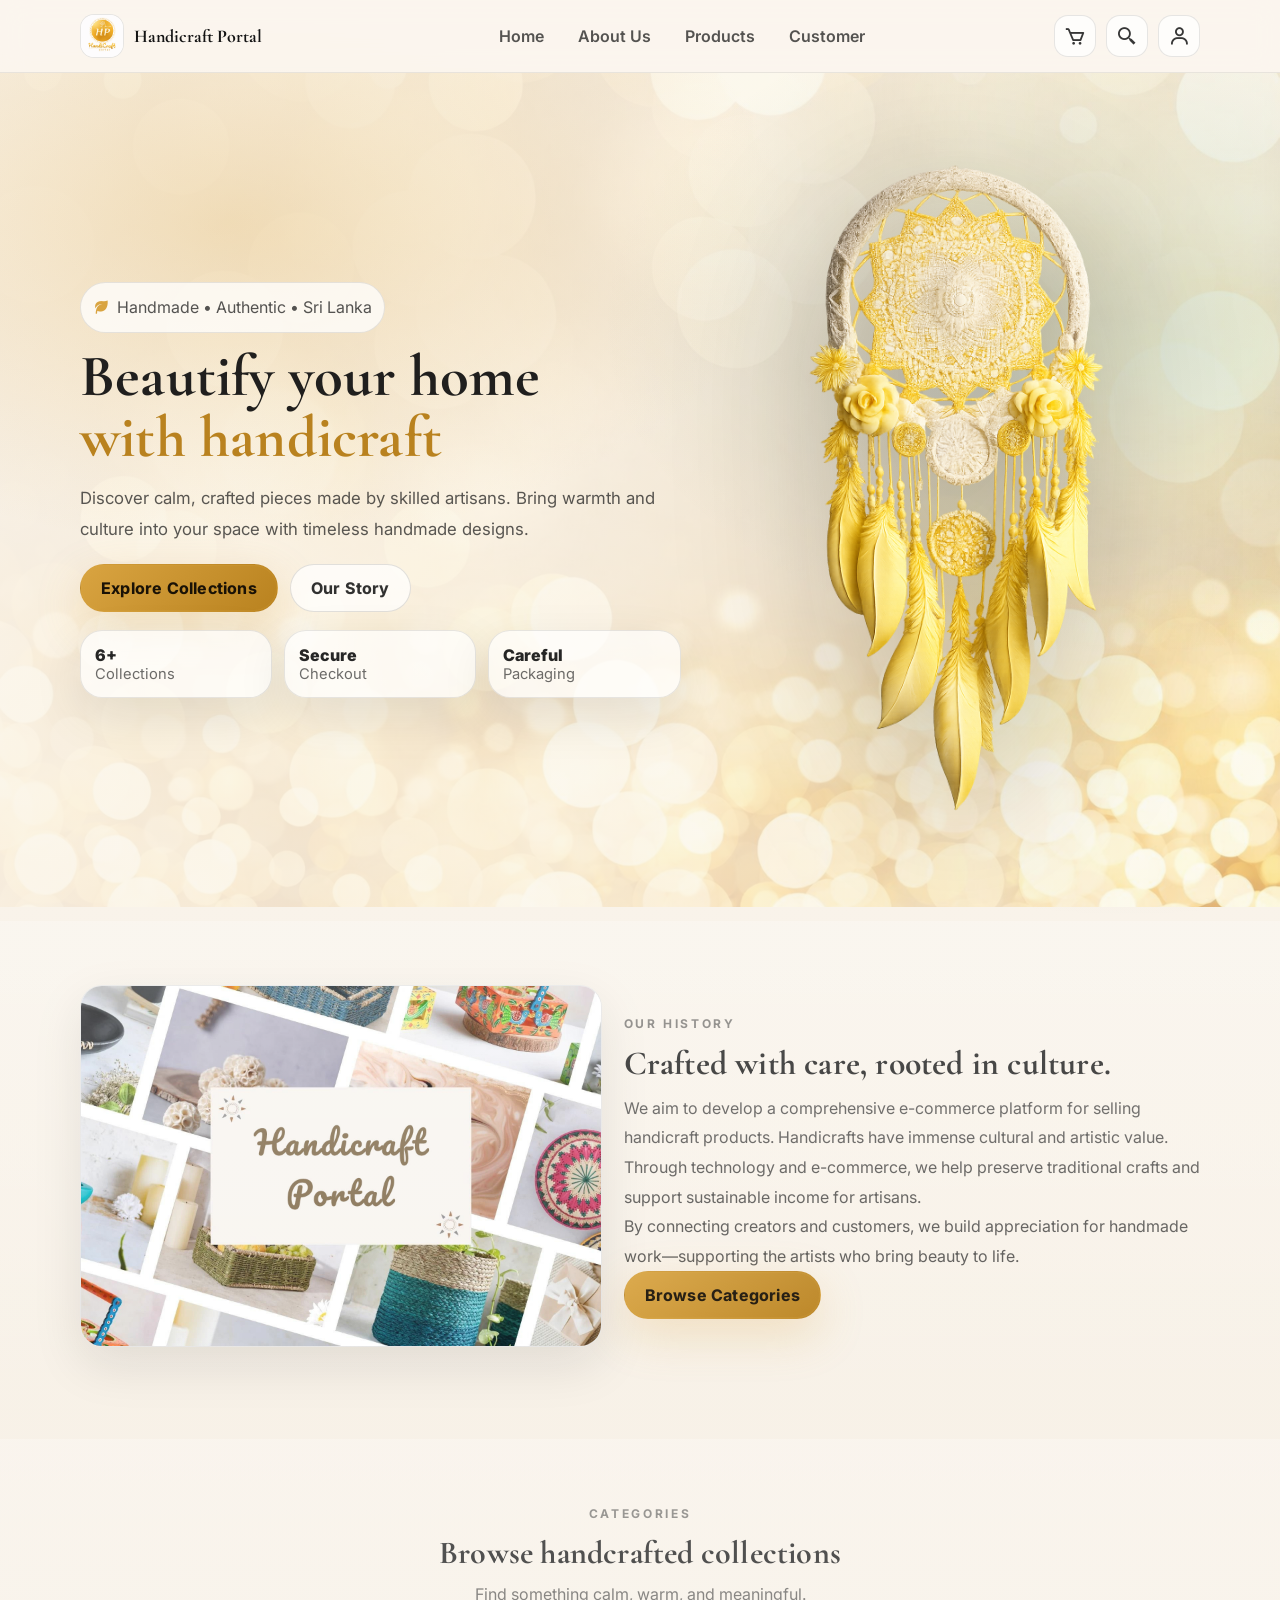
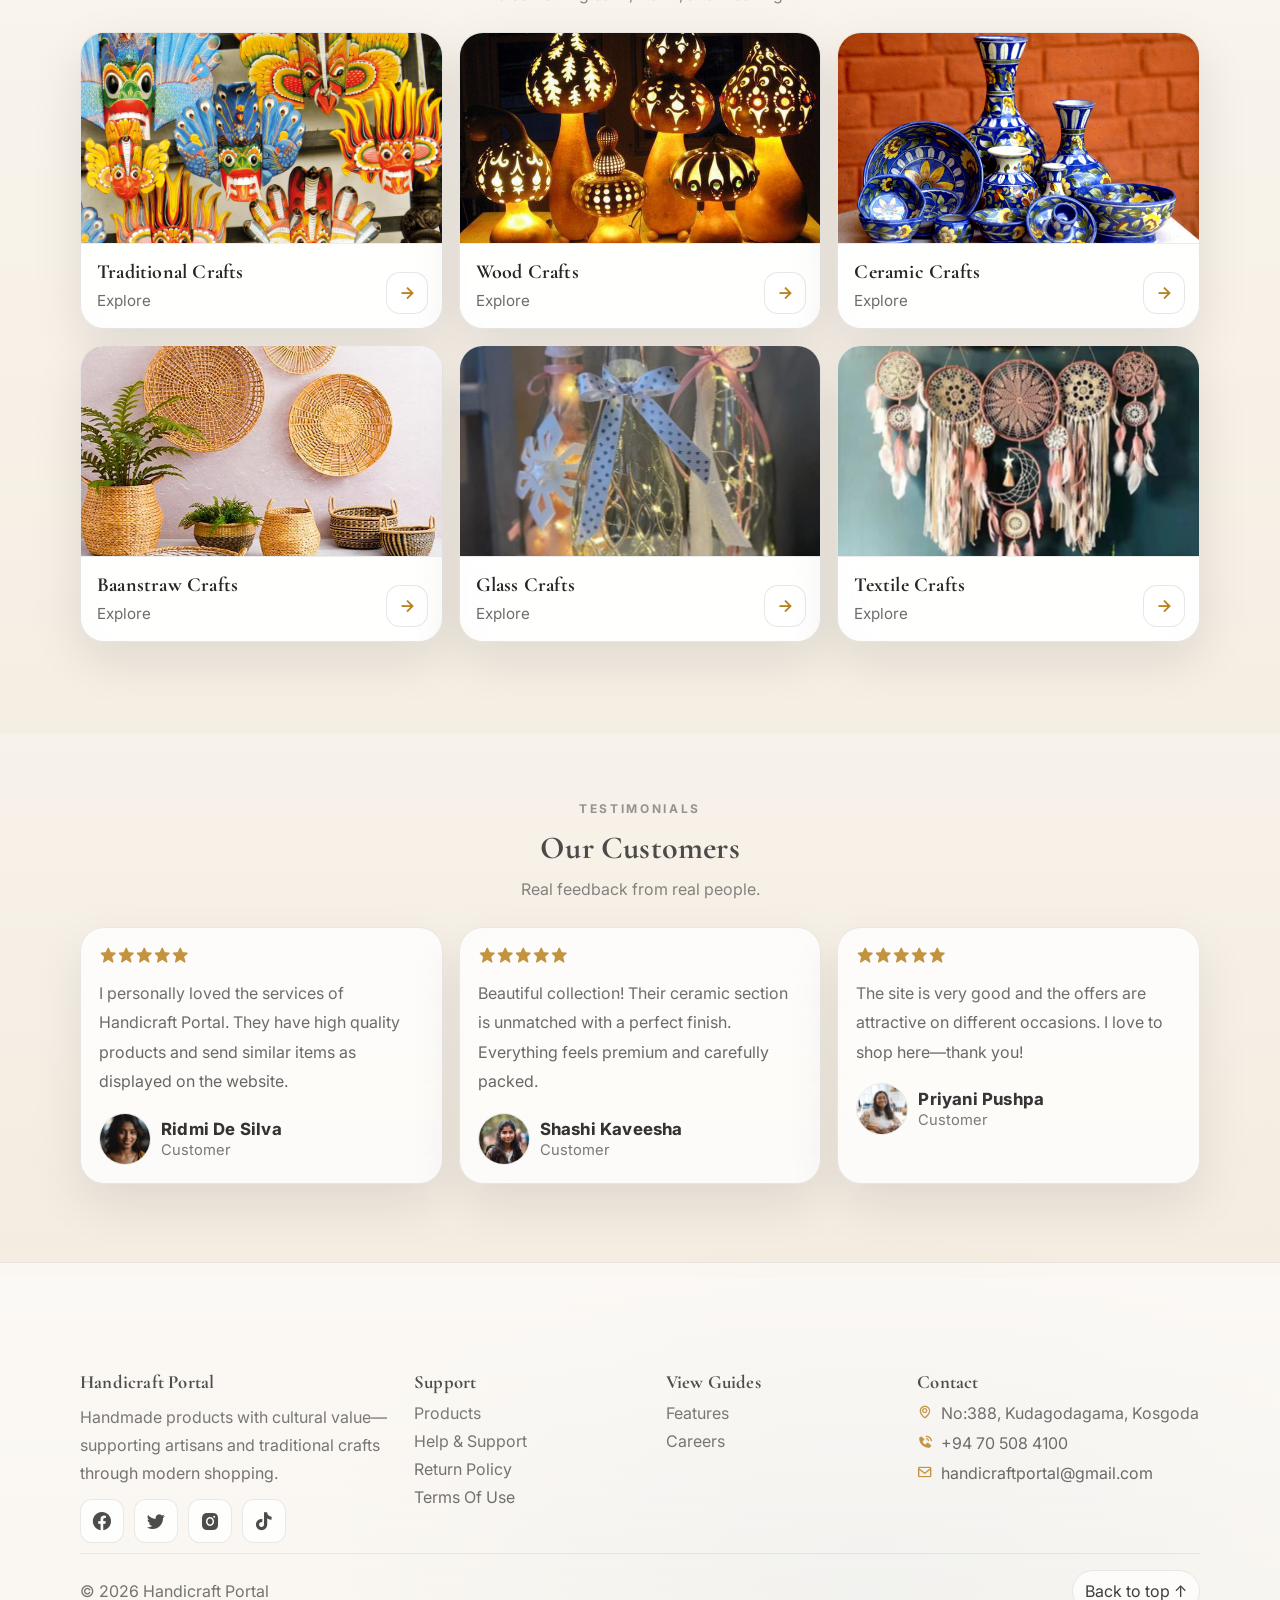
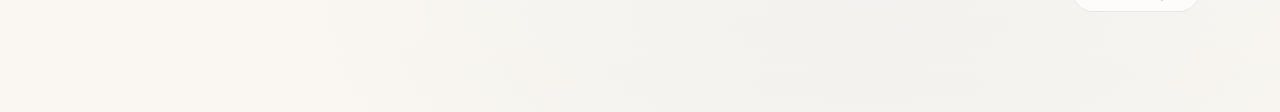
<file: index.html>
<!DOCTYPE html>
<html lang="en">
  <head>
    <meta charset="UTF-8" />
    <meta name="viewport" content="width=device-width, initial-scale=1.0" />
    <title>Handicraft Portal</title>

    <!-- Fonts (Calm + Premium) -->
    <link rel="preconnect" href="https://fonts.googleapis.com" />
    <link rel="preconnect" href="https://fonts.gstatic.com" crossorigin />
    <link
      href="https://fonts.googleapis.com/css2?family=Cormorant+Garamond:wght@400;500;600;700&family=Inter:wght@300;400;500;600;700&display=swap"
      rel="stylesheet"
    />

    <!-- Icons -->
    <link rel="stylesheet" href="https://unpkg.com/boxicons@latest/css/boxicons.min.css" />

    <!-- CSS -->
    <link rel="stylesheet" href="style.css" />
  </head>

  <body>
    <!-- Navbar -->
    <header class="site-header" id="top">
      <div class="container header-row">
        <a href="#home" class="logo" aria-label="Handicraft Portal">
          <img src="HandiCraft portal logo design.png" alt="Handicraft Portal logo" />
          <span class="logo-text">Handicraft Portal</span>
        </a>

        <nav class="nav" aria-label="Main navigation">
          <button
            class="icon-btn menu-btn"
            id="menu-icon"
            type="button"
            aria-label="Open menu"
            aria-controls="main-nav"
            aria-expanded="false"
          >
            <i class="bx bx-menu"></i>
          </button>

          <ul class="navbar" id="main-nav">
            <li><a class="nav-link" href="#home">Home</a></li>
            <li><a class="nav-link" href="#about">About Us</a></li>
            <li><a class="nav-link" href="#products">Products</a></li>
            <li><a class="nav-link" href="#customer">Customer</a></li>
          </ul>
        </nav>

        <div class="header-icon">
          <a class="icon-btn" href="cart.html" aria-label="Cart"><i class="bx bx-cart"></i></a>

          <button
            class="icon-btn"
            id="search-icon"
            type="button"
            aria-label="Open search"
            aria-controls="search-box"
            aria-expanded="false"
          >
            <i class="bx bx-search-alt-2"></i>
          </button>

          <a class="icon-btn" href="Registration.php" aria-label="Account"><i class="bx bx-user"></i></a>
        </div>
      </div>

      <!-- Search -->
      <div class="search-wrap" id="search-box" role="region" aria-label="Search">
        <div class="container">
          <div class="search-box">
            <i class="bx bx-search"></i>
            <input type="search" placeholder="Search handcrafted items..." />
            <button class="icon-btn" id="search-close" type="button" aria-label="Close search">
              <i class="bx bx-x"></i>
            </button>
          </div>
        </div>
      </div>
    </header>

    <!-- Home -->
    <section class="home" id="home">
      <div class="container home-grid">
        <div class="home-text">
          <p class="pill"><i class="bx bxs-leaf"></i> Handmade • Authentic • Sri Lanka</p>

          <h1>
            Beautify your home <br />
            <span>with handicraft</span>
          </h1>

          <p class="lead">
            Discover calm, crafted pieces made by skilled artisans. Bring warmth and culture into your space with
            timeless handmade designs.
          </p>

          <div class="cta-row">
            <a href="#products" class="btn btn-primary">Explore Collections</a>
            <a href="#about" class="btn btn-ghost">Our Story</a>
          </div>

          <div class="mini-stats" aria-label="Highlights">
            <div class="stat">
              <div class="stat-num">6+</div>
              <div class="stat-label">Collections</div>
            </div>
            <div class="stat">
              <div class="stat-num">Secure</div>
              <div class="stat-label">Checkout</div>
            </div>
            <div class="stat">
              <div class="stat-num">Careful</div>
              <div class="stat-label">Packaging</div>
            </div>
          </div>
        </div>

        <div class="home-img" aria-hidden="true">
          <img src="Animpic.png" alt="" />
        </div>
      </div>
    </section>

    <!-- About -->
    <section class="section about" id="about">
      <div class="container two-col">
        <div class="media-card">
          <img src="historypic.jpg" alt="Handicraft history" />
        </div>

        <div class="about-text">
          <p class="kicker">OUR HISTORY</p>
          <h2>Crafted with care, rooted in culture.</h2>
          <p>
            We aim to develop a comprehensive e-commerce platform for selling handicraft products. Handicrafts have
            immense cultural and artistic value. Through technology and e-commerce, we help preserve traditional crafts
            and support sustainable income for artisans.
          </p>
          <p>
            By connecting creators and customers, we build appreciation for handmade work—supporting the artists who
            bring beauty to life.
          </p>
          <a href="#products" class="btn btn-primary">Browse Categories</a>
        </div>
      </div>
    </section>

    <!-- Products -->
    <section class="section products" id="products">
      <div class="container">
        <div class="heading">
          <p class="kicker">CATEGORIES</p>
          <h2>Browse handcrafted collections</h2>
          <p class="sub">Find something calm, warm, and meaningful.</p>
        </div>

        <div class="product-container">
          <a class="box" href="./categoryIndex/traditional.html" aria-label="Traditional Crafts">
            <div class="thumb">
              <img src="mask.jpg" alt="Traditional Crafts" />
            </div>
            <div class="box-body">
              <h3>Traditional Crafts</h3>
              <span class="box-hint">Explore</span>
            </div>
            <span class="box-arrow"><i class="bx bx-right-arrow-alt"></i></span>
          </a>

          <a class="box" href="./categoryIndex/wooden_products.php" aria-label="Wood Crafts">
            <div class="thumb">
              <img src="wood cato.jpeg" alt="Wood Crafts" />
            </div>
            <div class="box-body">
              <h3>Wood Crafts</h3>
              <span class="box-hint">Explore</span>
            </div>
            <span class="box-arrow"><i class="bx bx-right-arrow-alt"></i></span>
          </a>

          <a class="box" href="./categoryIndex/ceramic.html" aria-label="Ceramic Crafts">
            <div class="thumb">
              <img src="ceramic.jpg" alt="Ceramic Crafts" />
            </div>
            <div class="box-body">
              <h3>Ceramic Crafts</h3>
              <span class="box-hint">Explore</span>
            </div>
            <span class="box-arrow"><i class="bx bx-right-arrow-alt"></i></span>
          </a>

          <a class="box" href="./categoryIndex/baanstraw.html" aria-label="Baanstraw Crafts">
            <div class="thumb">
              <img src="baanstraw cato.jpeg" alt="Baanstraw Crafts" />
            </div>
            <div class="box-body">
              <h3>Baanstraw Crafts</h3>
              <span class="box-hint">Explore</span>
            </div>
            <span class="box-arrow"><i class="bx bx-right-arrow-alt"></i></span>
          </a>

          <a class="box" href="./categoryIndex/glass.html" aria-label="Glass Crafts">
            <div class="thumb">
              <img src="img00.jpeg" alt="Glass Crafts" />
            </div>
            <div class="box-body">
              <h3>Glass Crafts</h3>
              <span class="box-hint">Explore</span>
            </div>
            <span class="box-arrow"><i class="bx bx-right-arrow-alt"></i></span>
          </a>

          <a class="box" href="./categoryIndex/textile.html" aria-label="Textile Crafts">
            <div class="thumb">
              <img src="textile cato.jpeg" alt="Textile Crafts" />
            </div>
            <div class="box-body">
              <h3>Textile Crafts</h3>
              <span class="box-hint">Explore</span>
            </div>
            <span class="box-arrow"><i class="bx bx-right-arrow-alt"></i></span>
          </a>
        </div>
      </div>
    </section>

    <!-- Customers -->
    <section class="section customer" id="customer">
      <div class="container">
        <div class="heading">
          <p class="kicker">TESTIMONIALS</p>
          <h2>Our Customers</h2>
          <p class="sub">Real feedback from real people.</p>
        </div>

        <div class="coustomers-container">
          <article class="review">
            <div class="stars" aria-label="5 stars">
              <i class="bx bxs-star"></i><i class="bx bxs-star"></i><i class="bx bxs-star"></i
              ><i class="bx bxs-star"></i><i class="bx bxs-star"></i>
            </div>
            <p>
              I personally loved the services of Handicraft Portal. They have high quality products and send similar
              items as displayed on the website.
            </p>
            <div class="reviewer">
              <img src="person1.jpeg" alt="Ridmi De Silva" />
              <div>
                <h3>Ridmi De Silva</h3>
                <span>Customer</span>
              </div>
            </div>
          </article>

          <article class="review">
            <div class="stars" aria-label="5 stars">
              <i class="bx bxs-star"></i><i class="bx bxs-star"></i><i class="bx bxs-star"></i
              ><i class="bx bxs-star"></i><i class="bx bxs-star"></i>
            </div>
            <p>
              Beautiful collection! Their ceramic section is unmatched with a perfect finish. Everything feels premium
              and carefully packed.
            </p>
            <div class="reviewer">
              <img src="person2.jpeg" alt="Shashi Kaveesha" />
              <div>
                <h3>Shashi Kaveesha</h3>
                <span>Customer</span>
              </div>
            </div>
          </article>

          <article class="review">
            <div class="stars" aria-label="5 stars">
              <i class="bx bxs-star"></i><i class="bx bxs-star"></i><i class="bx bxs-star"></i
              ><i class="bx bxs-star"></i><i class="bx bxs-star"></i>
            </div>
            <p>
              The site is very good and the offers are attractive on different occasions. I love to shop here—thank you!
            </p>
            <div class="reviewer">
              <img src="person3.jpeg" alt="Priyani Pushpa" />
              <div>
                <h3>Priyani Pushpa</h3>
                <span>Customer</span>
              </div>
            </div>
          </article>
        </div>
      </div>
    </section>

    <!-- Footer -->
    <footer class="footer section">
      <div class="container footer-grid">
        <div class="footer-box">
          <h3>Handicraft Portal</h3>
          <p>Handmade products with cultural value—supporting artisans and traditional crafts through modern shopping.</p>
          <div class="social">
            <a href="#" aria-label="Facebook"><i class="bx bxl-facebook-circle"></i></a>
            <a href="#" aria-label="Twitter"><i class="bx bxl-twitter"></i></a>
            <a href="#" aria-label="Instagram"><i class="bx bxl-instagram-alt"></i></a>
            <a href="#" aria-label="TikTok"><i class="bx bxl-tiktok"></i></a>
          </div>
        </div>

        <div class="footer-box">
          <h3>Support</h3>
          <ul>
            <li><a href="#">Products</a></li>
            <li><a href="#">Help & Support</a></li>
            <li><a href="#">Return Policy</a></li>
            <li><a href="#">Terms Of Use</a></li>
          </ul>
        </div>

        <div class="footer-box">
          <h3>View Guides</h3>
          <ul>
            <li><a href="#">Features</a></li>
            <li><a href="#">Careers</a></li>
          </ul>
        </div>

        <div class="footer-box">
          <h3>Contact</h3>
          <div class="contact">
            <span><i class="bx bx-map"></i>No:388, Kudagodagama, Kosgoda</span>
            <span><i class="bx bxs-phone-call"></i>+94 70 508 4100</span>
            <span><i class="bx bx-envelope"></i>handicraftportal@gmail.com</span>
          </div>
        </div>
      </div>

      <div class="container footer-bottom">
        <span>© <span id="year"></span> Handicraft Portal</span>
        <a class="back-to-top" href="#top">Back to top ↑</a>
      </div>
    </footer>

    <script src="script.js"></script>
  </body>
</html>
</file>
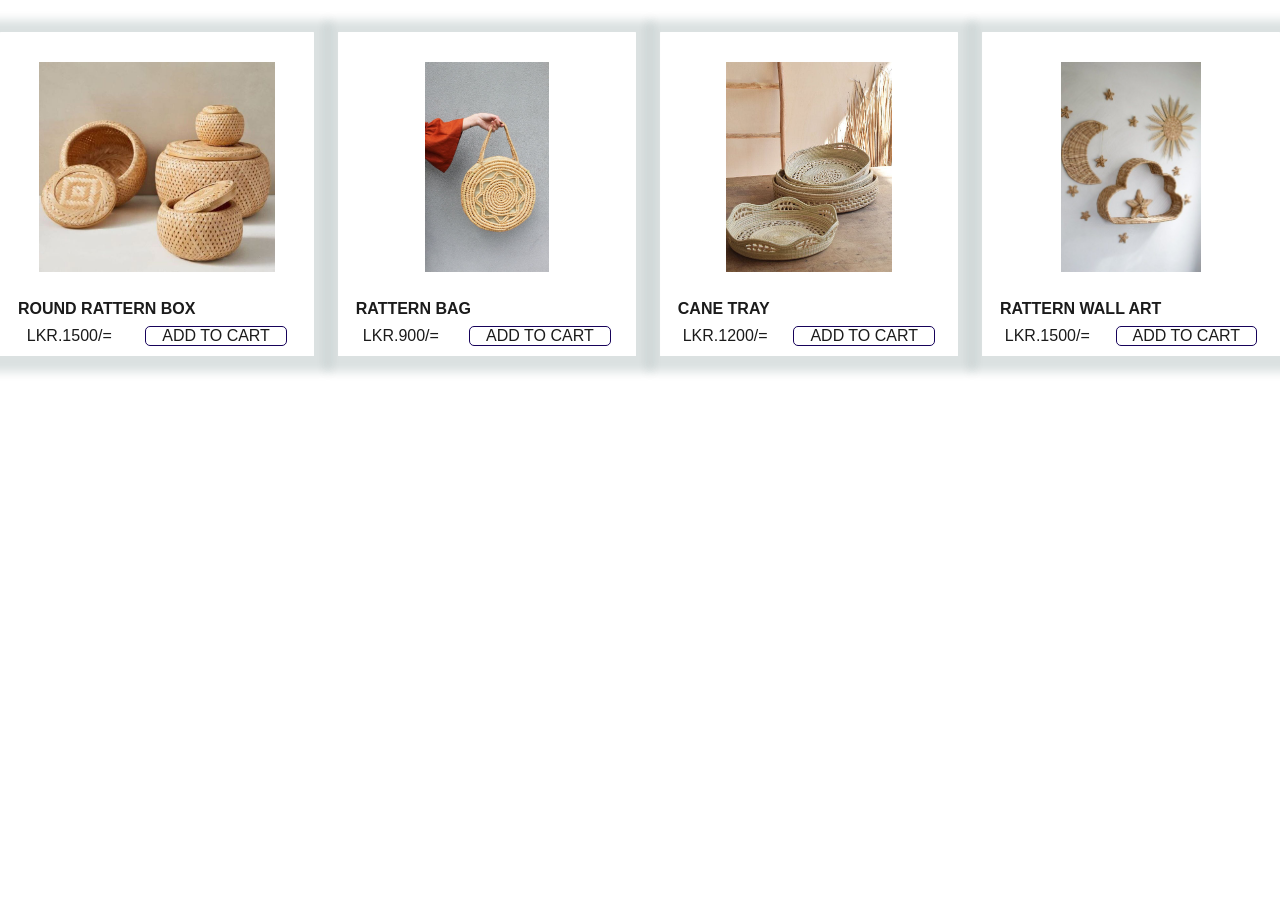
<file: categoryIndex/baanstraw.html>
<!DOCTYPE html>
<html lang="en">
<head>
    <meta charset="UTF-8">
    <meta name="viewport" content="width=device-width, initial-scale=1.0">
    <title>Document</title>
    <link rel="stylesheet" href="styleproduct.css">
</head>
<body>
    <!--container-->
    <div class="product-container">
            
        <div class="box">
            <img src="products/baan_1.jpg" alt="baan_1">
            <h3>Round rattern box</h3>
            <div class="content">
            <span>LKR.1500/=</span>
            <a href="#">Add To Cart</a>
        </div>
    </div>

        <div class="box" href="">
            <img src="products/baan_2.jpg" alt="baan_2">
            <h3>Rattern bag</h3>
            <div class="content">
            <span>LKR.900/=</span>
            <a href="#">Add To Cart</a>
        </div>
    </div>

        <div class="box">
            <img src="products/baan_3.jpg" alt="baan_3">
            <h3>Cane tray</h3>
            <div class="content">
            <span>LKR.1200/=</span>
            <a href="#">Add To Cart</a>
        </div>
    </div>

        <div class="box">
            <img src="products/baan_4.jpg" alt="baan_4">
            <h3>Rattern wall art</h3>
            <div class="content">
            <span>LKR.1500/=</span>
            <a href="#">Add To Cart</a>
        </div>
    </div>



    </div>
</section>
</body>
</html>
</file>
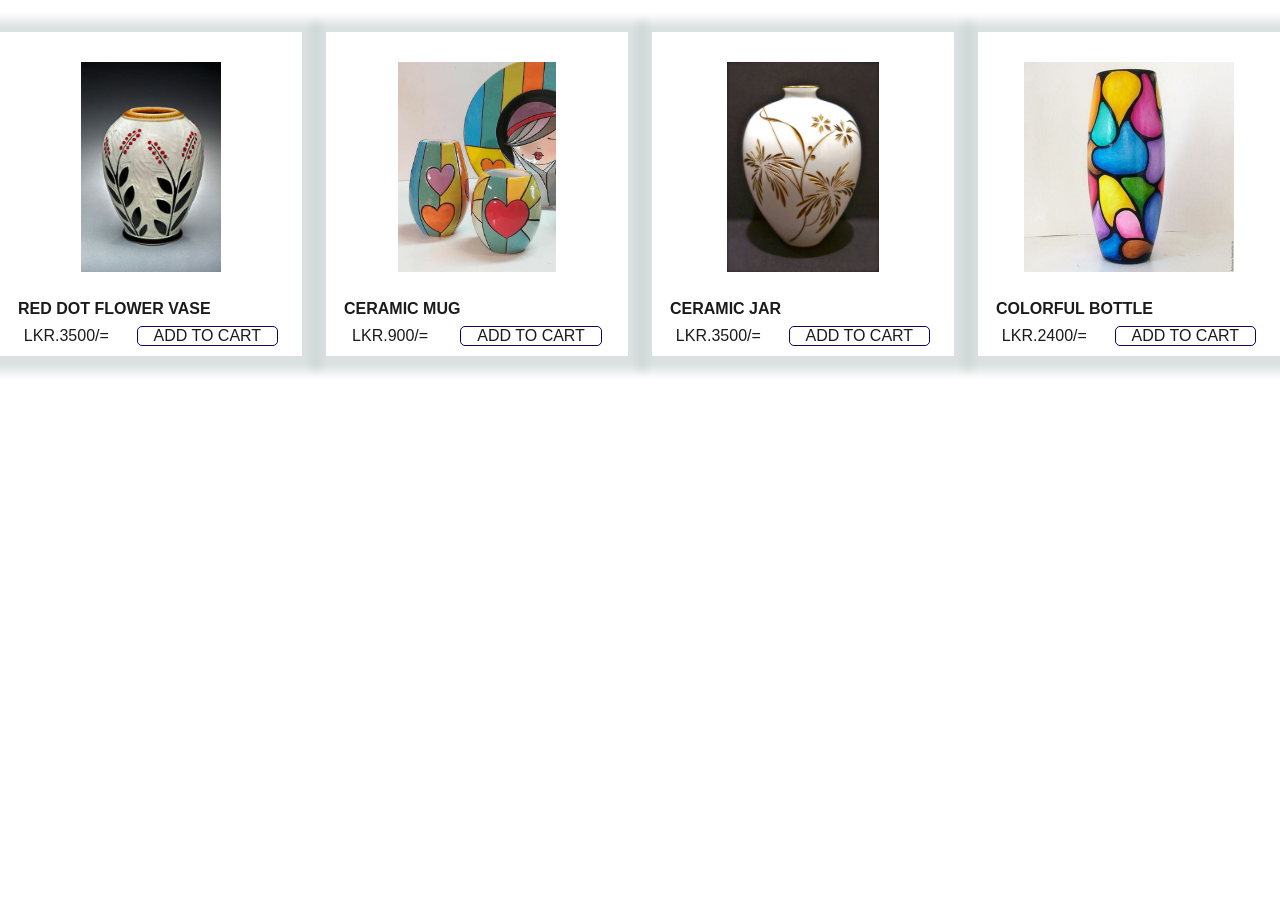
<file: categoryIndex/ceramic.html>
<!DOCTYPE html>
<html lang="en">
<head>
    <meta charset="UTF-8">
    <meta name="viewport" content="width=device-width, initial-scale=1.0">
    <title>Document</title>
    <link rel="stylesheet" href="styleproduct.css">
</head>
<body>
    <!--container-->
    <div class="product-container">
            
        <div class="box">
            <img src="products/ceramic_1.jpg" alt="ceramic_1">
            <h3>Red dot flower vase</h3>
            <div class="content">
            <span>LKR.3500/=</span>
            <a href="#">Add To Cart</a>
        </div>
    </div>

        <div class="box" href="">
            <img src="products/ceramic_2.jpg" alt="ceramic_2">
            <h3>Ceramic mug</h3>
            <div class="content">
            <span>LKR.900/=</span>
            <a href="#">Add To Cart</a>
        </div>
    </div>

        <div class="box">
            <img src="products/ceramic_3.jpg" alt="ceramic_3">
            <h3>Ceramic jar</h3>
            <div class="content">
            <span>LKR.3500/=</span>
            <a href="#">Add To Cart</a>
        </div>
    </div>

        <div class="box">
            <img src="products/ceramic_4.jpg" alt="ceramic_4">
            <h3>Colorful bottle</h3>
            <div class="content">
            <span>LKR.2400/=</span>
            <a href="#">Add To Cart</a>
        </div>
    </div>



    </div>
</section>
</body>
</html>
</file>
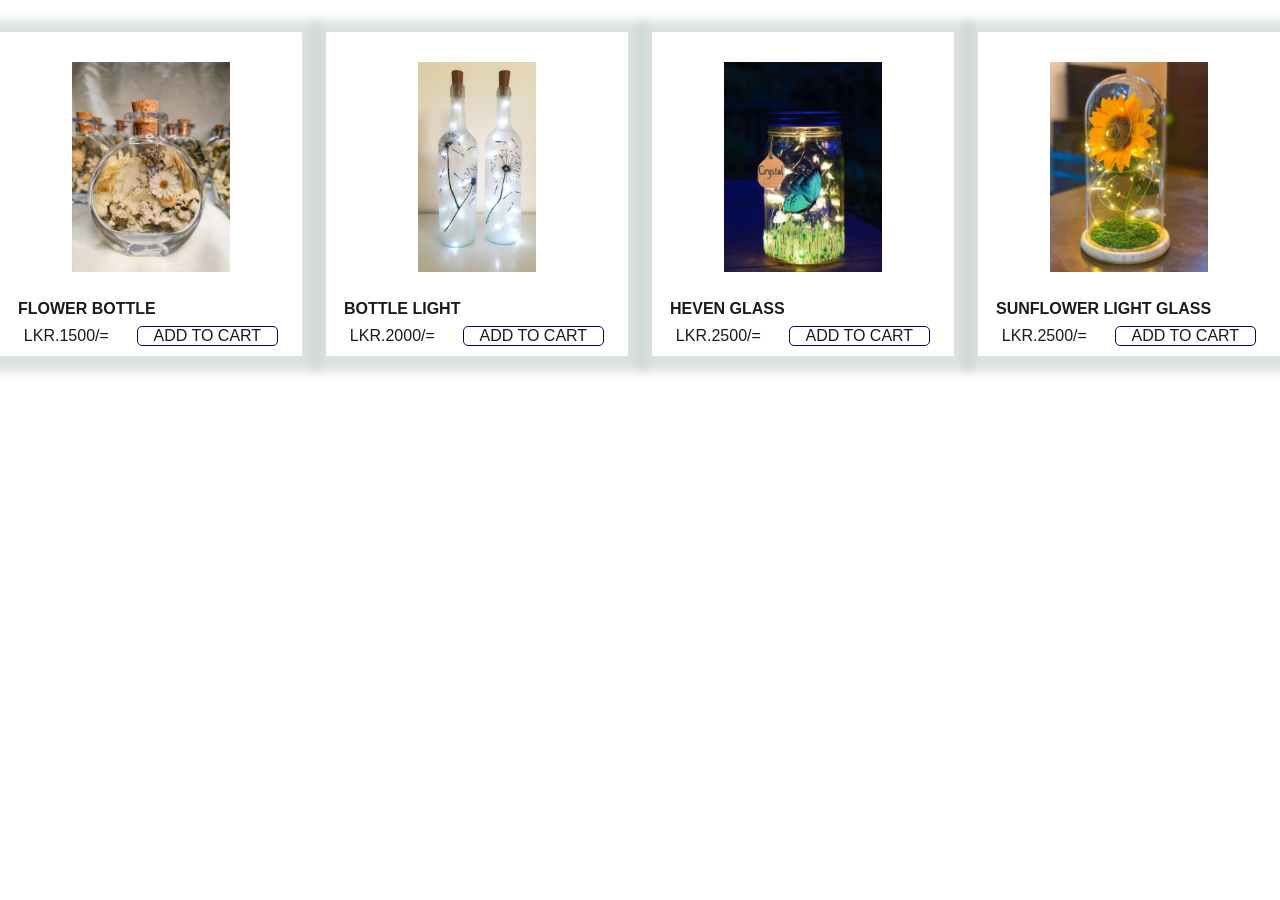
<file: categoryIndex/glass.html>
<!DOCTYPE html>
<html lang="en">
<head>
    <meta charset="UTF-8">
    <meta name="viewport" content="width=device-width, initial-scale=1.0">
    <title>Product Listing</title>
    <link rel="stylesheet" href="styleproduct.css">
</head>
<body>
    <div class="product-container">
        <div class="box">
            <img src="products/glass_1.jpg" alt="glass_1">
            <h3>Flower bottle</h3>
            <div class="content">
                <span>LKR.1500/=</span>
                <a href="../addtocarthandler.php?id=1">Add To Cart</a>
            </div>
        </div>

        <div class="box">
            <img src="products/glass_2.jpg" alt="glass_2">
            <h3>Bottle light</h3>
            <div class="content">
                <span>LKR.2000/=</span>
                <a href="addtocarthandler.php?id=2">Add To Cart</a>
            </div>
        </div>

        <div class="box">
            <img src="products/glass_6.jpg" alt="glass_6">
            <h3>Heven glass</h3>
            <div class="content">
                <span>LKR.2500/=</span>
                <a href="addtocarthandler.php?id=3">Add To Cart</a>
            </div>
        </div>

        <div class="box">
            <img src="products/glass_7.jpg" alt="glass_7">
            <h3>Sunflower light glass</h3>
            <div class="content">
                <span>LKR.2500/=</span>
                <a href="addtocarthandler.php?id=4">Add To Cart</a>
            </div>
        </div>
    </div>
</body>
</html>
</file>
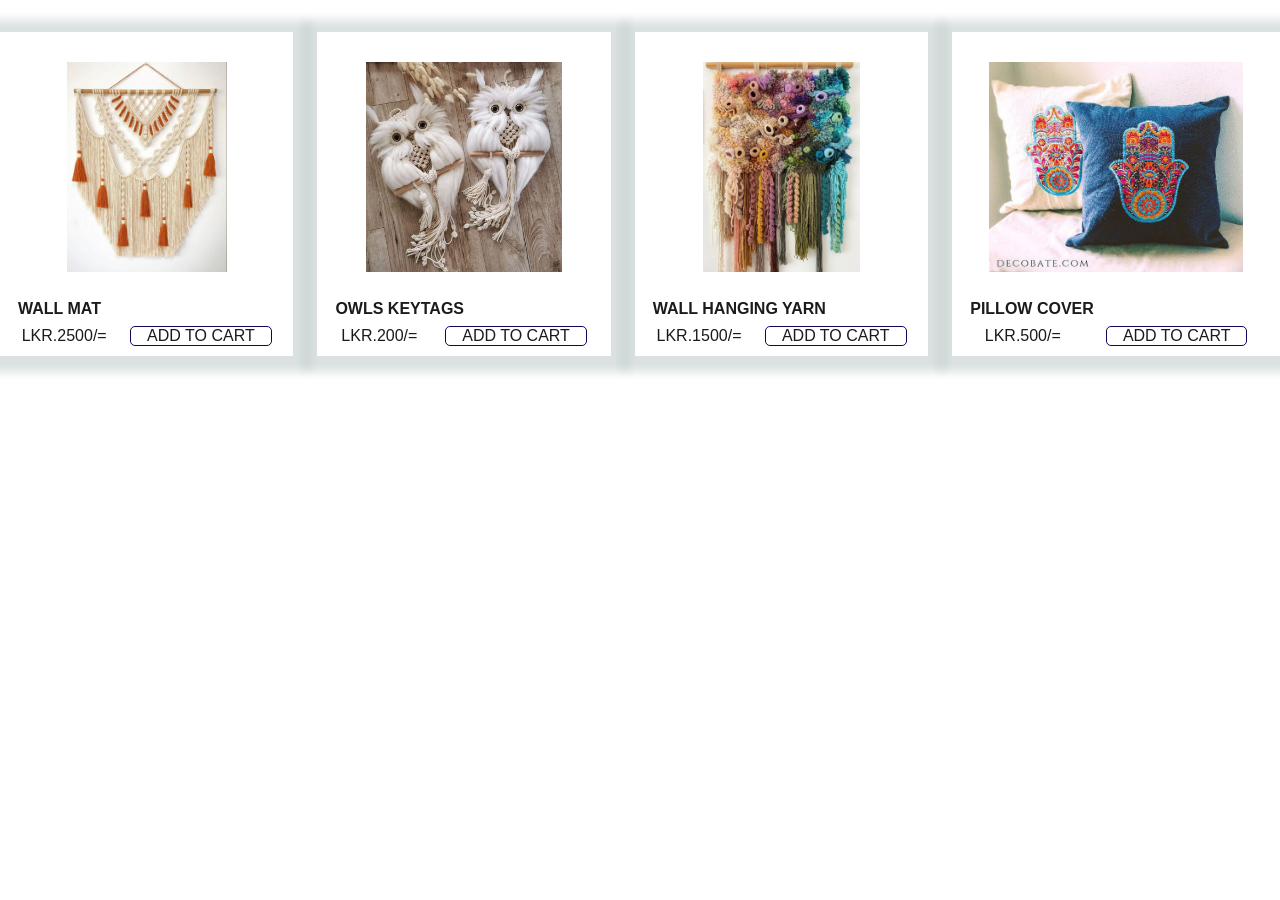
<file: categoryIndex/textile.html>
<!DOCTYPE html>
<html lang="en">
<head>
    <meta charset="UTF-8">
    <meta name="viewport" content="width=device-width, initial-scale=1.0">
    <title>Document</title>
    <link rel="stylesheet" href="styleproduct.css">
</head>
<body>
    <!--container-->
    <div class="product-container">
            
        <div class="box">
            <img src="products/text_1.jpg" alt="text_1">
            <h3>Wall mat</h3>
            <div class="content">
            <span>LKR.2500/=</span>
            <a href="#">Add To Cart</a>
        </div>
    </div>

        <div class="box" href="">
            <img src="products/text_2.jpg" alt="text_2">
            <h3>Owls keytags</h3>
            <div class="content">
            <span>LKR.200/=</span>
            <a href="#">Add To Cart</a>
        </div>
    </div>

        <div class="box">
            <img src="products/text_3.jpg" alt="text_3">
            <h3>Wall hanging yarn</h3>
            <div class="content">
            <span>LKR.1500/=</span>
            <a href="#">Add To Cart</a>
        </div>
    </div>

        <div class="box">
            <img src="products/text_4.jpg" alt="text_4">
            <h3>Pillow cover</h3>
            <div class="content">
            <span>LKR.500/=</span>
            <a href="#">Add To Cart</a>
        </div>
    </div>



    </div>
</section>
</body>
</html>
</file>
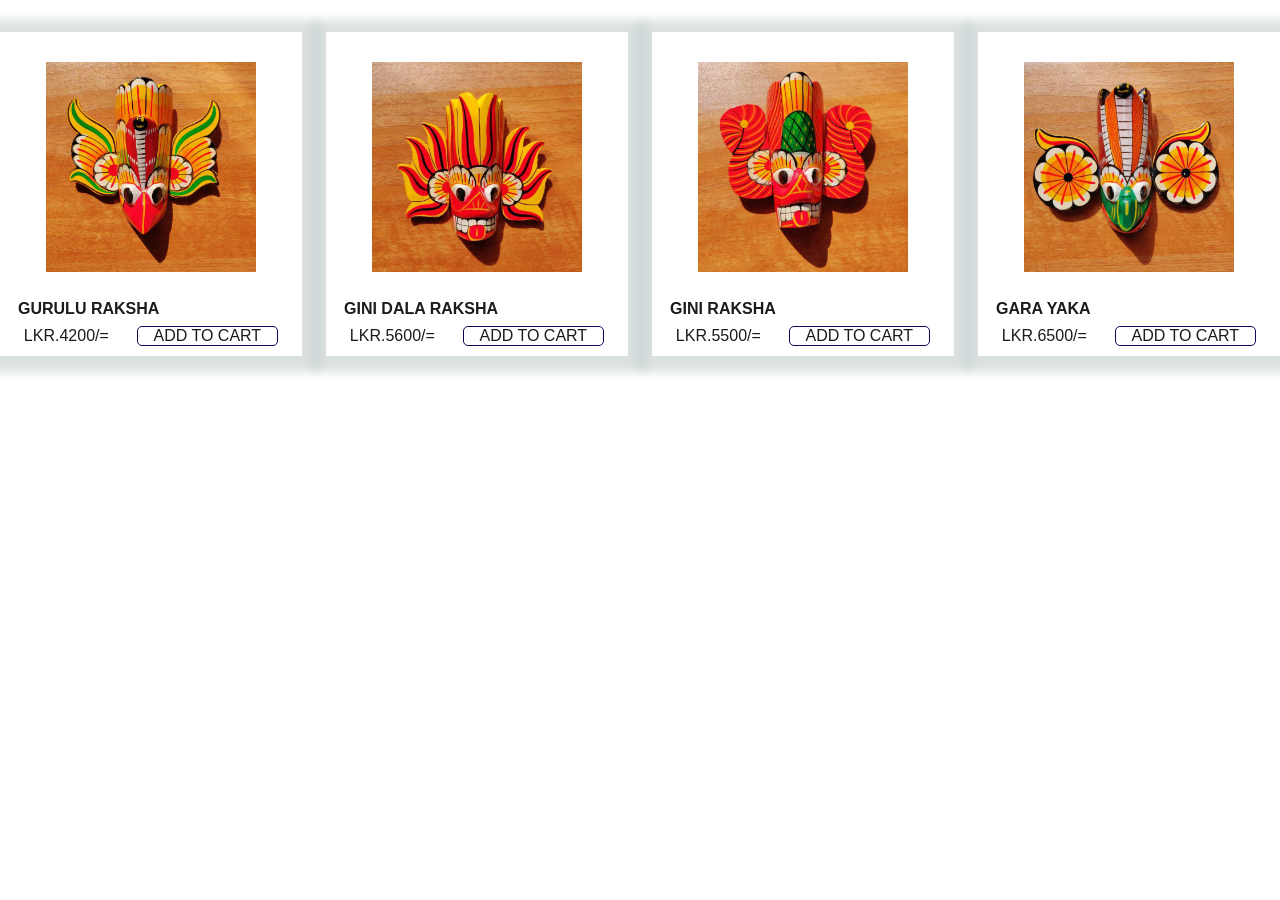
<file: categoryIndex/traditional.html>
<!DOCTYPE html>
<html lang="en">
<head>
    <meta charset="UTF-8">
    <meta name="viewport" content="width=device-width, initial-scale=1.0">
    <title>Document</title>
    <link rel="stylesheet" href="styleproduct.css">
</head>
<body>
    
    <!--container-->
<div class="product-container">
        
    <div class="box">
        <img src="products/traditional_1.jpg" alt="traditional_1">
        <h3>Gurulu raksha</h3>
        <div class="content">
        <span>LKR.4200/=</span>
        <a href="#">Add To Cart</a>
    </div>
</div>

    <div class="box" href="">
        <img src="products/traditional_2.jpg" alt="traditional_2">
        <h3>Gini dala raksha</h3>
        <div class="content">
        <span>LKR.5600/=</span>
        <a href="#">Add To Cart</a>
    </div>
</div>

    <div class="box">
        <img src="products/traditional_3.jpg" alt="traditional_3">
        <h3>Gini raksha</h3>
        <div class="content">
        <span>LKR.5500/=</span>
        <a href="#">Add To Cart</a>
    </div>
</div>

    <div class="box">
        <img src="products/traditional_4.jpg" alt="traditional_4">
        <h3>Gara yaka</h3>
        <div class="content">
        <span>LKR.6500/=</span>
        <a href="#">Add To Cart</a>
    </div>
</div>



</div>
</section>
</body>
</html>
</file>
<file: style.css>
/* =========================================================
   Handicraft Portal — Warm Cream / Beige (Etsy vibe)
   FULL style.css
   ========================================================= */

/* -------------------------
  Reset + Base
-------------------------- */
* {
    margin: 0;
    padding: 0;
    box-sizing: border-box;
  }
  
  html {
    scroll-behavior: smooth;
    scroll-padding-top: 88px;
  }
  
  img {
    width: 100%;
    display: block;
  }
  
  a {
    text-decoration: none;
    color: inherit;
  }
  
  ul {
    list-style: none;
  }
  
  /* -------------------------
    Theme (Light / Warm)
  -------------------------- */
  :root {
    /* Warm page background */
    --page: #fbf6ee;         /* cream */
    --page2: #f3ebdf;        /* beige */
    --ink: #141414;          /* text */
    --muted: rgba(20, 20, 20, 0.70);
  
    /* Panels */
    --panel: rgba(255, 255, 255, 0.78);
    --panel2: rgba(255, 255, 255, 0.92);
    --border: rgba(20, 20, 20, 0.10);
  
    /* Accent (gold / craft) */
    --accent: #d9a441;
    --accent2: #b9821f;
  
    /* Extra accents for richness */
    --clay: rgba(185, 130, 31, 0.16);
    --sage: rgba(67, 120, 85, 0.14);
  
    --radius: 22px;
    --shadow: 0 18px 50px rgba(20, 20, 20, 0.10);
    --shadowHover: 0 26px 70px rgba(20, 20, 20, 0.14);
  
    --font-body: "Inter", system-ui, -apple-system, Segoe UI, Roboto, Arial;
    --font-head: "Cormorant Garamond", serif;
  }
  
  body {
    font-family: var(--font-body);
    color: var(--ink);
    min-height: 100vh;
  
    /* warm rich background */
    background:
      radial-gradient(900px 520px at 18% 10%, rgba(217, 164, 65, 0.18), transparent 60%),
      radial-gradient(820px 520px at 88% 18%, rgba(67, 120, 85, 0.14), transparent 62%),
      radial-gradient(900px 560px at 68% 96%, rgba(60, 120, 170, 0.10), transparent 62%),
      linear-gradient(180deg, var(--page), var(--page2));
  }
  
  /* Typography */
  h1, h2, h3 {
    font-family: var(--font-head);
    letter-spacing: 0.2px;
  }
  
  p {
    color: var(--muted);
    line-height: 1.85;
    font-size: 16px;
  }
  
  .kicker {
    color: rgba(20, 20, 20, 0.55);
    letter-spacing: 0.22em;
    font-size: 12px;
    font-weight: 700;
    margin-bottom: 8px;
    text-transform: uppercase;
  }
  
  .container {
    width: min(1120px, calc(100% - 2rem));
    margin: 0 auto;
  }
  
  .section {
    padding: 78px 0;
    position: relative;
  }
  
  /* subtle rich wash per section (same theme) */
  .section::before {
    content: "";
    position: absolute;
    inset: 14px 0;
    pointer-events: none;
    background: linear-gradient(
      180deg,
      rgba(255, 255, 255, 0.25),
      rgba(255, 255, 255, 0.00)
    );
  }
  
  /* -------------------------
    Header / Navbar
  -------------------------- */
  .site-header {
    position: sticky;
    top: 0;
    z-index: 1000;
  
    background: rgba(251, 246, 238, 0.70);
    backdrop-filter: blur(14px);
  
    border-bottom: 1px solid rgba(20, 20, 20, 0.08);
  }
  
  .header-row {
    display: flex;
    align-items: center;
    justify-content: space-between;
    gap: 14px;
    padding: 14px 0;
  }
  
  .logo {
    display: flex;
    align-items: center;
    gap: 10px;
    min-width: 230px;
  }
  
  .logo img {
    width: 44px;
    height: 44px;
    border-radius: 14px;
    object-fit: cover;
    border: 1px solid rgba(20, 20, 20, 0.10);
    background: rgba(255, 255, 255, 0.70);
  }
  
  .logo-text {
    font-family: var(--font-head);
    font-weight: 700;
    font-size: 18px;
    color: var(--ink);
  }
  
  .nav {
    display: flex;
    align-items: center;
    gap: 10px;
  }
  
  .navbar {
    display: flex;
    gap: 8px;
  }
  
  .nav-link {
    font-family: var(--font-body);
    font-weight: 600;
  
    display: inline-flex;
    padding: 10px 12px;
    border-radius: 999px;
  
    color: rgba(20, 20, 20, 0.72);
    border: 1px solid transparent;
    transition: 0.18s ease;
  }
  
  .nav-link:hover {
    color: rgba(20, 20, 20, 0.95);
    background: rgba(255, 255, 255, 0.65);
    border-color: rgba(20, 20, 20, 0.10);
  }
  
  .header-icon {
    display: flex;
    align-items: center;
    gap: 10px;
  }
  
  .icon-btn {
    height: 42px;
    width: 42px;
    display: inline-grid;
    place-items: center;
    border-radius: 14px;
  
    background: rgba(255, 255, 255, 0.70);
    border: 1px solid rgba(20, 20, 20, 0.10);
    color: rgba(20, 20, 20, 0.85);
  
    cursor: pointer;
    transition: transform 0.18s ease, background 0.18s ease, border-color 0.18s ease;
  }
  
  .icon-btn:hover {
    transform: translateY(-1px);
    background: rgba(255, 255, 255, 0.92);
    border-color: rgba(217, 164, 65, 0.25);
  }
  
  .icon-btn i {
    font-size: 22px;
  }
  
  .menu-btn {
    display: none;
  }
  
  /* Search */
  .search-wrap {
    display: none;
    padding: 10px 0 16px;
    border-top: 1px solid rgba(20, 20, 20, 0.08);
  }
  
  .search-wrap.active {
    display: block;
  }
  
  .search-box {
    display: grid;
    grid-template-columns: 26px 1fr 42px;
    align-items: center;
    gap: 10px;
    padding: 12px;
  
    border-radius: var(--radius);
    background: rgba(255, 255, 255, 0.82);
    border: 1px solid rgba(20, 20, 20, 0.10);
    box-shadow: var(--shadow);
  }
  
  .search-box i {
    color: rgba(20, 20, 20, 0.55);
    font-size: 20px;
  }
  
  .search-box input {
    border: 0;
    outline: 0;
    background: transparent;
    color: var(--ink);
    font-size: 16px;
  }
  
  /* -------------------------
    Hero
  -------------------------- */
  .home {
    position: relative;
    min-height: calc(100vh - 80px);
    display: grid;
    align-items: center;
    overflow: hidden;
  
    background: url(bg1.png);
    background-size: cover;
    background-position: center;
  }
  
  /* warm overlay — light theme */
  .home::before {
    content: "";
    position: absolute;
    inset: 0;
  
    background:
      radial-gradient(900px 520px at 18% 18%, rgba(217, 164, 65, 0.28), transparent 62%),
      radial-gradient(820px 520px at 88% 30%, rgba(67, 120, 85, 0.18), transparent 64%),
      linear-gradient(
        90deg,
        rgba(251, 246, 238, 0.92),
        rgba(251, 246, 238, 0.78),
        rgba(251, 246, 238, 0.45)
      );
  }
  
  .home-grid {
    position: relative;
    padding: 72px 0;
    display: grid;
    grid-template-columns: 1.1fr 0.9fr;
    gap: 28px;
    align-items: center;
  }
  
  .pill {
    display: inline-flex;
    align-items: center;
    gap: 8px;
  
    padding: 10px 12px;
    border-radius: 999px;
    border: 1px solid rgba(20, 20, 20, 0.10);
    background: rgba(255, 255, 255, 0.75);
  
    color: rgba(20, 20, 20, 0.72);
    margin-bottom: 14px;
  }
  
  .pill i {
    color: var(--accent);
  }
  
  .home-text h1 {
    font-size: clamp(2.3rem, 1.6rem + 2.6vw, 3.8rem);
    line-height: 1.03;
    margin-bottom: 14px;
    font-weight: 700;
    color: rgba(20, 20, 20, 0.95);
  }
  
  .home-text h1 span {
    color: var(--accent2);
  }
  
  .lead {
    font-size: 1.05rem;
    line-height: 1.9;
  }
  
  .cta-row {
    display: flex;
    gap: 12px;
    flex-wrap: wrap;
    margin: 18px 0 18px;
  }
  
  /* Buttons (premium warm) */
  .btn {
    display: inline-flex;
    align-items: center;
    justify-content: center;
  
    padding: 13px 20px;
    border-radius: 999px;
  
    border: 1px solid rgba(20, 20, 20, 0.12);
    transition: 0.18s ease;
  
    user-select: none;
    font-family: var(--font-body);
    font-weight: 750;
    letter-spacing: 0.2px;
  }
  
  .btn:hover {
    transform: translateY(-2px);
  }
  
  .btn-primary {
    background: linear-gradient(135deg, var(--accent), var(--accent2));
    border-color: transparent;
    color: #1a1206;
  
    box-shadow:
      0 16px 45px rgba(217, 164, 65, 0.26),
      0 0 0 1px rgba(217, 164, 65, 0.18) inset;
  }
  
  .btn-primary:hover {
    box-shadow:
      0 22px 65px rgba(217, 164, 65, 0.30),
      0 0 0 1px rgba(217, 164, 65, 0.26) inset;
  }
  
  .btn-ghost {
    background: rgba(255, 255, 255, 0.72);
    color: rgba(20, 20, 20, 0.88);
  }
  
  .btn-ghost:hover {
    background: rgba(255, 255, 255, 0.92);
  }
  
  .mini-stats {
    display: flex;
    gap: 12px;
    flex-wrap: wrap;
    margin-top: 10px;
  }
  
  .stat {
    flex: 1 1 140px;
    padding: 14px;
    border-radius: var(--radius);
  
    background: rgba(255, 255, 255, 0.70);
    border: 1px solid rgba(20, 20, 20, 0.10);
    box-shadow: var(--shadow);
  }
  
  .stat-num {
    font-weight: 850;
    color: rgba(20, 20, 20, 0.92);
  }
  
  .stat-label {
    color: rgba(20, 20, 20, 0.62);
    font-size: 0.92rem;
  }
  
  .home-img img {
    width: 100%;
    max-width: 460px;
    margin-inline: auto;
  
    filter: drop-shadow(0 40px 70px rgba(20, 20, 20, 0.25));
    animation: heroFloat 6s ease-in-out infinite;
  }
  
  @keyframes heroFloat {
    0%, 100% { transform: translateY(0); }
    50% { transform: translateY(14px); }
  }
  
  /* -------------------------
    About
  -------------------------- */
  .two-col {
    display: grid;
    grid-template-columns: 0.95fr 1.05fr;
    gap: 22px;
    align-items: center;
  }
  
  .media-card {
    border-radius: var(--radius);
    overflow: hidden;
    border: 1px solid rgba(20, 20, 20, 0.10);
    background: rgba(255, 255, 255, 0.82);
    box-shadow: var(--shadow);
  }
  
  .media-card img {
    height: 360px;
    object-fit: cover;
  }
  
  .about-text h2 {
    font-size: clamp(1.7rem, 1.3rem + 1vw, 2.4rem);
    margin-bottom: 10px;
    color: rgba(20, 20, 20, 0.95);
  }
  
  /* -------------------------
    Headings
  -------------------------- */
  .heading {
    text-align: center;
    margin-bottom: 22px;
  }
  
  .heading h2 {
    font-size: clamp(1.85rem, 1.2rem + 1vw, 2.5rem);
    color: rgba(20, 20, 20, 0.95);
  }
  
  .heading .sub {
    margin-top: 8px;
    color: rgba(20, 20, 20, 0.62);
  }
  
  /* -------------------------
    Products / Categories (premium cards)
  -------------------------- */
  .product-container {
    display: grid;
    grid-template-columns: repeat(3, minmax(0, 1fr));
    gap: 16px;
  }
  
  .box {
    position: relative;
    border-radius: 24px;
    overflow: hidden;
  
    background: var(--panel);
    border: 1px solid rgba(20, 20, 20, 0.10);
    box-shadow: var(--shadow);
  
    transition: transform 0.18s ease, box-shadow 0.18s ease, border-color 0.18s ease;
  }
  
  .box:hover {
    transform: translateY(-5px);
    box-shadow: var(--shadowHover);
    border-color: rgba(217, 164, 65, 0.25);
  }
  
  .thumb {
    height: 210px;
    overflow: hidden;
  }
  
  .thumb img {
    height: 100%;
    width: 100%;
    object-fit: cover;
    transform: scale(1.02);
    transition: transform 0.28s ease;
  }
  
  .box:hover .thumb img {
    transform: scale(1.08);
  }
  
  /* text area */
  .box-body {
    padding: 16px 16px 18px;
    background: rgba(255, 255, 255, 0.78);
    backdrop-filter: blur(8px);
    border-top: 1px solid rgba(20, 20, 20, 0.08);
  }
  
  .box h3 {
    font-size: 1.25rem;
    margin-bottom: 6px;
    color: rgba(20, 20, 20, 0.92);
  }
  
  .box-hint {
    color: rgba(20, 20, 20, 0.62);
    font-size: 0.95rem;
  }
  
  .box-arrow {
    position: absolute;
    right: 14px;
    bottom: 14px;
  
    height: 42px;
    width: 42px;
    display: grid;
    place-items: center;
  
    border-radius: 14px;
    background: rgba(255, 255, 255, 0.82);
    border: 1px solid rgba(20, 20, 20, 0.10);
  }
  
  .box-arrow i {
    font-size: 22px;
    color: var(--accent2);
  }
  
  /* -------------------------
    Customers / Reviews (premium cards)
  -------------------------- */
  .coustomers-container {
    display: grid;
    grid-template-columns: repeat(3, minmax(0, 1fr));
    gap: 16px;
  }
  
  .review {
    padding: 18px;
    border-radius: 24px;
  
    background: rgba(255, 255, 255, 0.78);
    border: 1px solid rgba(20, 20, 20, 0.10);
    box-shadow: var(--shadow);
  
    transition: transform 0.18s ease, box-shadow 0.18s ease, border-color 0.18s ease;
  }
  
  .review:hover {
    transform: translateY(-4px);
    box-shadow: var(--shadowHover);
    border-color: rgba(217, 164, 65, 0.25);
  }
  
  .stars i {
    color: var(--accent2);
    font-size: 18px;
  }
  
  .review p {
    margin: 12px 0 16px;
  }
  
  .reviewer {
    display: flex;
    align-items: center;
    gap: 10px;
  }
  
  .reviewer img {
    width: 52px;
    height: 52px;
    border-radius: 999px;
    object-fit: cover;
    border: 1px solid rgba(20, 20, 20, 0.10);
  }
  
  .reviewer h3 {
    font-size: 1.05rem;
    font-family: var(--font-body);
    font-weight: 750;
    color: rgba(20, 20, 20, 0.92);
  }
  
  .reviewer span {
    color: rgba(20, 20, 20, 0.60);
    font-size: 0.92rem;
  }
  
  /* -------------------------
    Footer (warm premium)
  -------------------------- */
  .footer {
    background: rgba(255, 255, 255, 0.55);
    border-top: 1px solid rgba(20, 20, 20, 0.08);
  }
  
  .footer-grid {
    display: grid;
    grid-template-columns: 1.35fr 1fr 1fr 1.2fr;
    gap: 16px;
    padding: 30px 0 10px;
  }
  
  .footer-box h3 {
    margin-bottom: 10px;
    color: rgba(20, 20, 20, 0.92);
  }
  
  .footer-box p {
    color: rgba(20, 20, 20, 0.68);
    line-height: 1.75;
  }
  
  .footer-box ul {
    display: grid;
    gap: 8px;
  }
  
  .footer-box a {
    color: rgba(20, 20, 20, 0.68);
  }
  
  .footer-box a:hover {
    color: rgba(20, 20, 20, 0.95);
  }
  
  .social {
    display: flex;
    gap: 10px;
    flex-wrap: wrap;
    margin-top: 12px;
  }
  
  .social a i {
    font-size: 22px;
    padding: 10px;
    border-radius: 12px;
  
    background: rgba(255, 255, 255, 0.78);
    border: 1px solid rgba(20, 20, 20, 0.10);
    color: rgba(20, 20, 20, 0.85);
  }
  
  .social a i:hover {
    border-color: rgba(217, 164, 65, 0.25);
  }
  
  .contact {
    display: grid;
    gap: 10px;
    color: rgba(20, 20, 20, 0.72);
  }
  
  .contact i {
    margin-right: 8px;
    color: var(--accent2);
  }
  
  .footer-bottom {
    padding: 16px 0 22px;
    display: flex;
    justify-content: space-between;
    gap: 12px;
    align-items: center;
  
    border-top: 1px solid rgba(20, 20, 20, 0.08);
    color: rgba(20, 20, 20, 0.62);
  }
  
  .back-to-top {
    color: rgba(20, 20, 20, 0.88);
    padding: 10px 12px;
    border-radius: 999px;
  
    border: 1px solid rgba(20, 20, 20, 0.10);
    background: rgba(255, 255, 255, 0.72);
  }
  
  /* -------------------------
    Responsive
  -------------------------- */
  @media (max-width: 980px) {
    .home-grid {
      grid-template-columns: 1fr;
      padding: 56px 0;
    }
  
    .two-col {
      grid-template-columns: 1fr;
    }
  
    .media-card img {
      height: 280px;
    }
  
    .product-container,
    .coustomers-container,
    .footer-grid {
      grid-template-columns: repeat(2, minmax(0, 1fr));
    }
  }
  
  @media (max-width: 720px) {
    .logo-text {
      display: none;
    }
  
    .menu-btn {
      display: inline-grid;
    }
  
    .navbar {
      position: absolute;
      top: 74px;
      left: 1rem;
      right: 1rem;
  
      display: none;
      flex-direction: column;
      gap: 6px;
      padding: 10px;
  
      border-radius: var(--radius);
      background: rgba(251, 246, 238, 0.92);
      border: 1px solid rgba(20, 20, 20, 0.10);
      box-shadow: var(--shadow);
    }
  
    .navbar.active {
      display: flex;
    }
  
    .product-container,
    .coustomers-container,
    .footer-grid {
      grid-template-columns: 1fr;
    }
  
    .footer-bottom {
      flex-direction: column;
      align-items: flex-start;
    }
  }
  
  @media (prefers-reduced-motion: reduce) {
    * {
      transition: none !important;
      scroll-behavior: auto !important;
    }
  
    .home-img img {
      animation: none !important;
    }
  }
</file>
<file: categoryIndex/styleproduct.css>
*{
    font-family: Verdana, Geneva, Tahoma, sans-serif;
    margin: 0;
    padding: 0;
    box-sizing: border-box;
    scroll-padding-top: 4rem;
    scroll-behavior: smooth;
    list-style: none;
    text-decoration: none;
    }
    :root{
        --main-color: rgb(22, 2, 90);
        --secondary-color:#62729e;
        --text-color:#1b1b1b;
        --bg-color:#f3f7f5;
        --box-hover:rgb(245, 220, 150);
    
        --box-shadow: 2px 2px 10px 14px rgb(14 55 54/ 15%);
    
    }
    section{
        padding: 50px 100px;
    }
    
    img{
        width: 100%;
    }
    body{
        color: var(--text-color);}
        
.product-container{
    display: grid;
    grid-template-columns: repeat(auto-fit,minmax(280px,auto));
    gap: 1.5rem;
    margin-top: 2rem;
}
.product-container .box{
    position: relative;
    padding: 10px;
    display: flex;
    flex-direction: column;
    border-radius: 0.5px;
    box-shadow: var(--box-shadow);
}
.product-container img{
    width: 100%;
    height: 250px;
    object-fit: contain;
    object-position: center;
    padding: 20px;
    background: #fff;
    border-radius: 0.5rem;

}
.product-container .box h3{
    font-size: 16px;
    font-weight: 600;
    text-transform: uppercase;
    margin: 0.5rem 0.5rem;
}
.product-container .box .content{
    display: flex;
    align-items: center;
    justify-content: space-around;
}
.product-container.box .content span{
    padding:0 1rem;
    color: var(--bg-color);
    background: var(--main-color);
    border-radius: 4px;
    font-weight: 500;

}.product-container .box .content a{
    border: 1px solid var(--main-color);
    padding: 0 1rem;
    color: var(--text-color);
    border-radius: 5px;
    text-transform: uppercase;
}
.product-container .box .content a:hover{
    background-color: var(--main-color);
    color: var(--bg-color);
    transition: 1s all linear;
}
.product-container .box:hover{
    background-color: var(--box-hover);
    transform: scale(105%);
    transition: 1s all linear;
}
</file>
